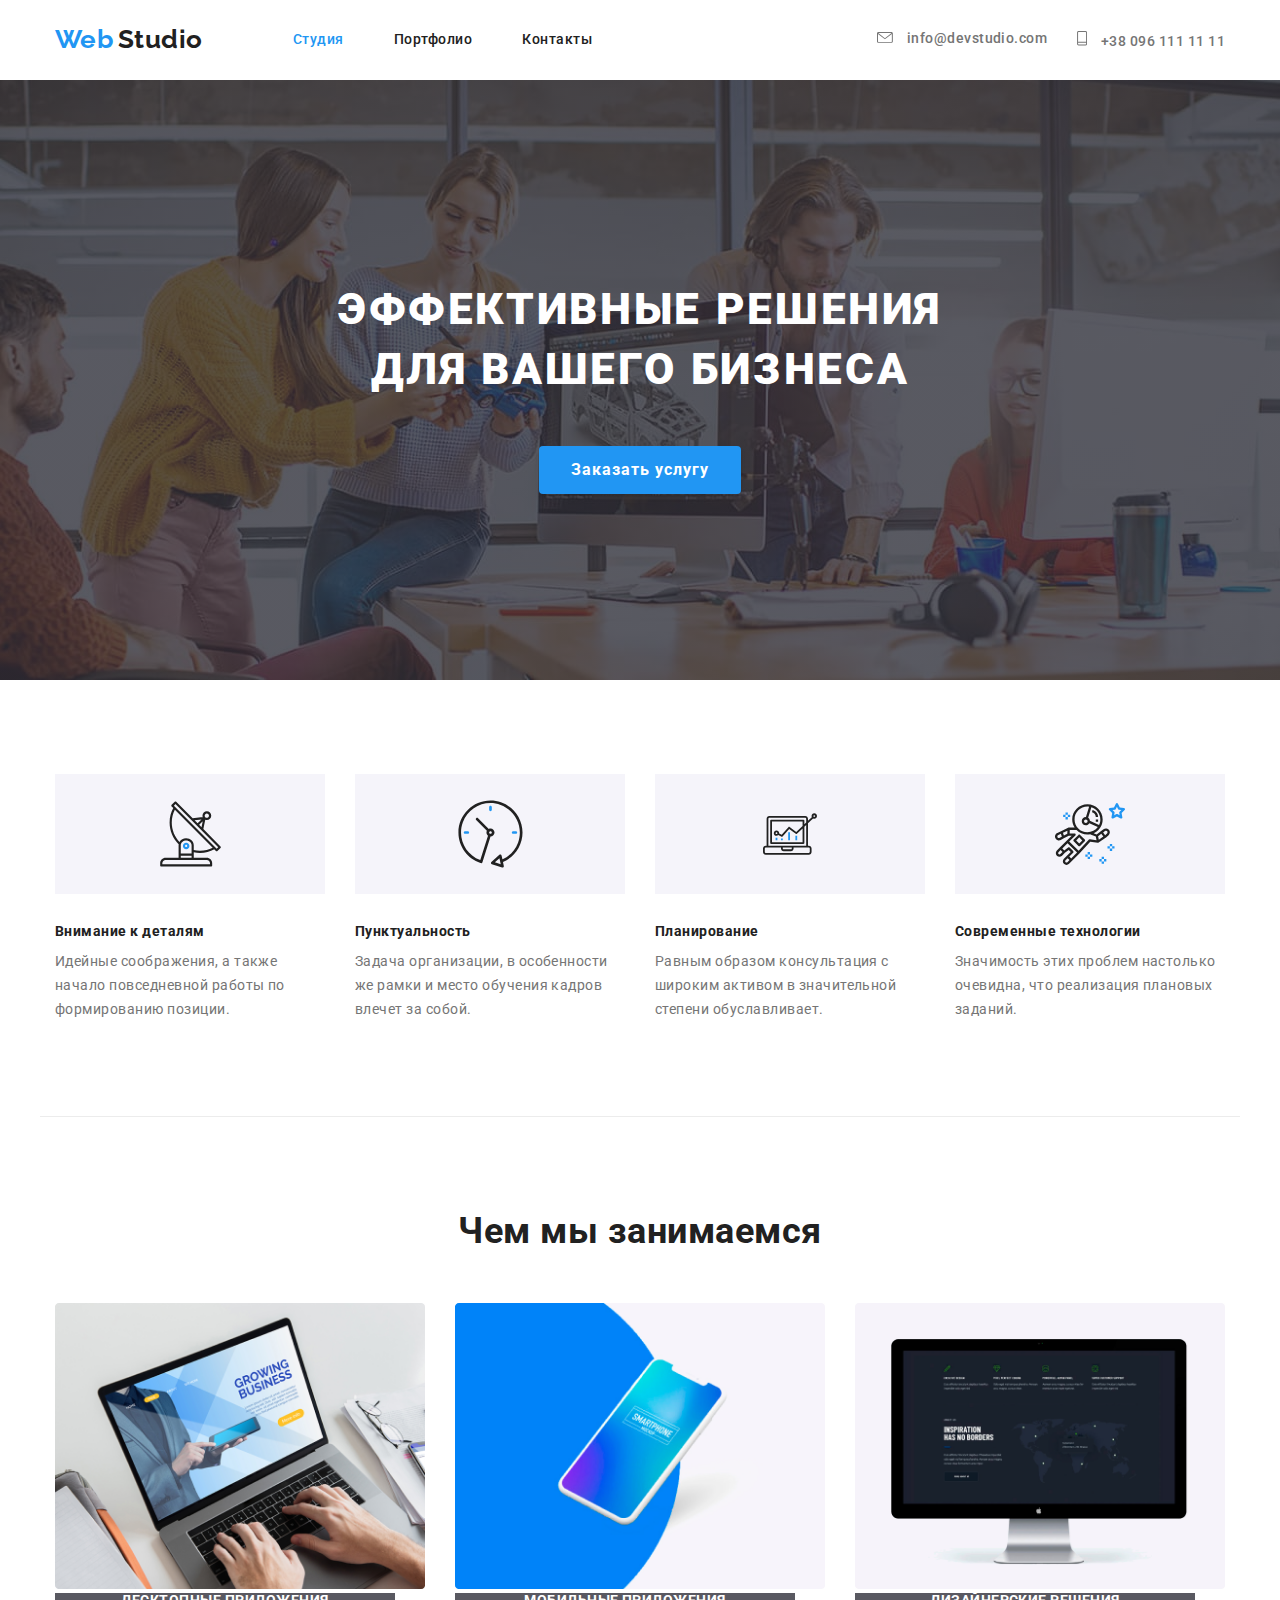
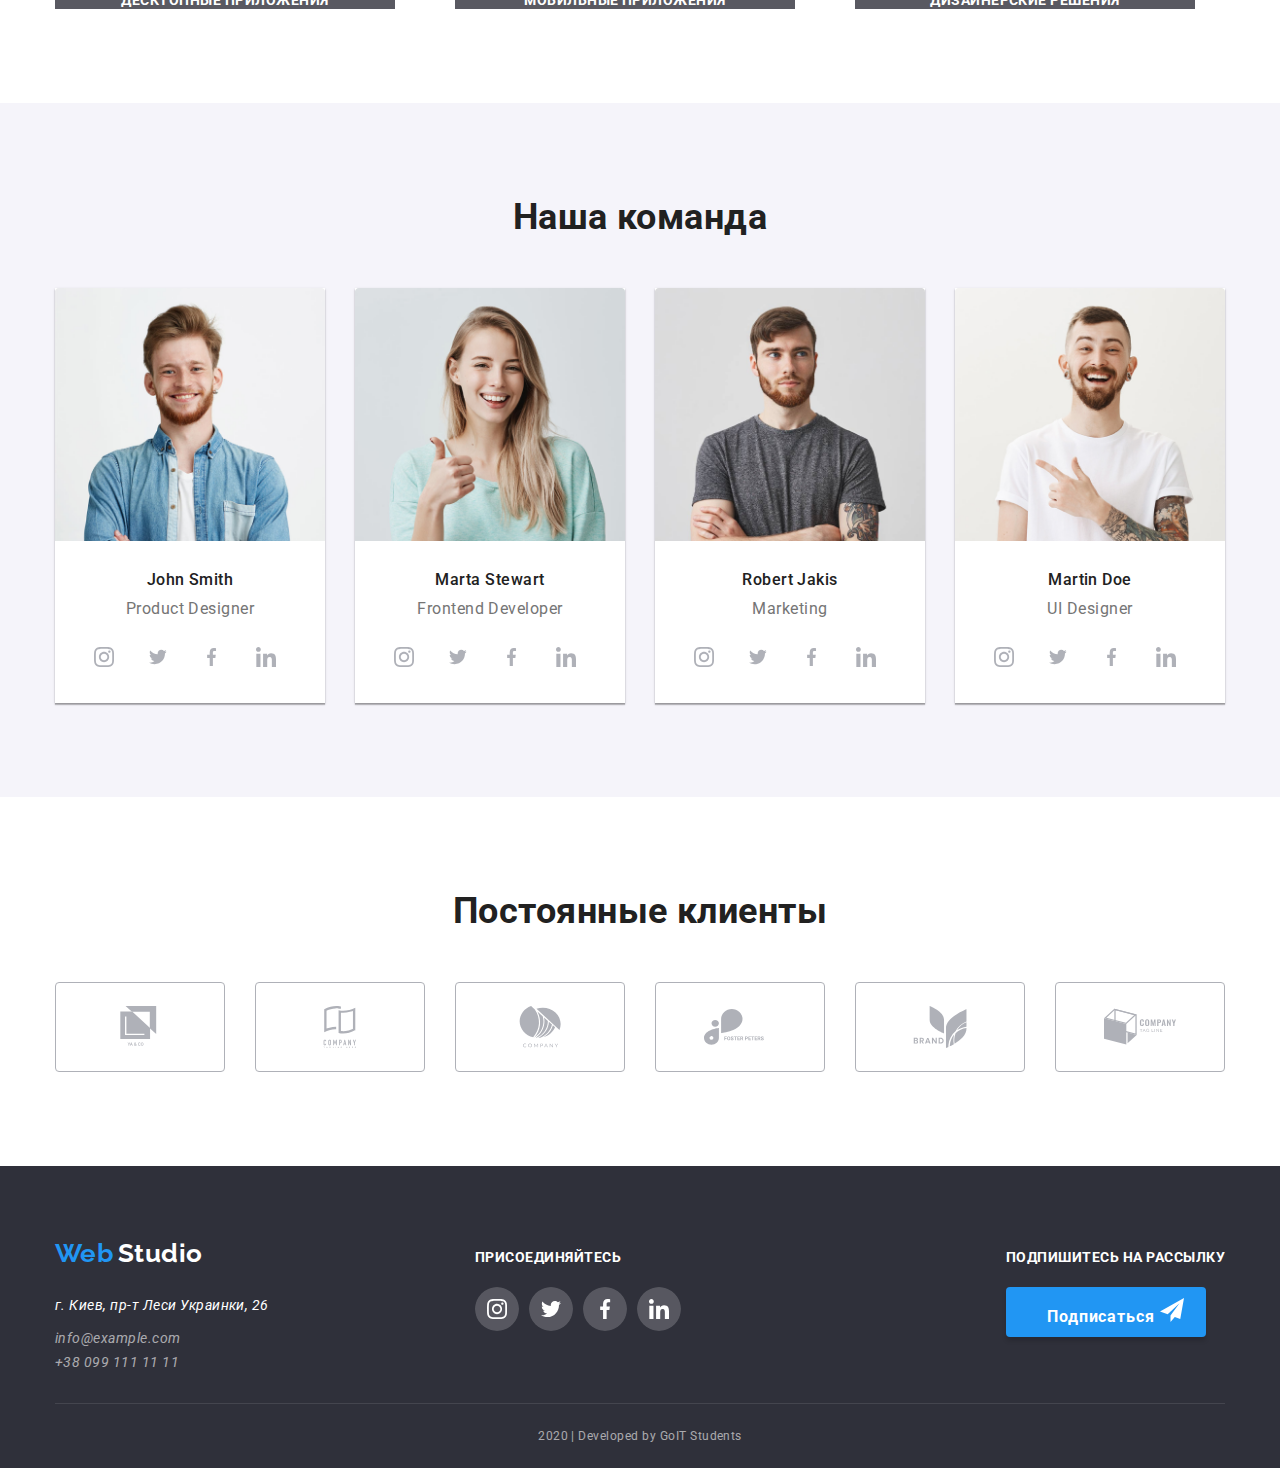
<file: index.html>
<!DOCTYPE html>
<html lang="en">
  <head>
    <meta charset="UTF-8" />
    <meta name="viewport" content="width=device-width, initial-scale=1.0" />
    <title>Document</title>
    <link
      href="https://fonts.googleapis.com/css2?family=Raleway:wght@700&family=Roboto:wght@400;500;700;900&display=swap"
      rel="stylesheet"
    />
    <link rel="stylesheet" href="./css/styles.css" />
    <link rel="stylesheet" href="./image/symbol-defs.svg" />
  </head>

  <body>
    <!-- шапка сайта -->
    <header class="bgc">
      <div class="header-container">
        <nav class="main-nav-container">
          <a class="main-logo" href="./index.html">
            <span class="logo">Web</span>
            <span class="logoblack">Studio</span>
          </a>

          <ul class="site-nav list">
            <li class="item"><a href="" class="link current">Студия</a></li>
            <li class="item">
              <a href="./portfolio.html" class="link">Портфолио</a>
            </li>
            <li class="item"><a href="" class="link">Контакты</a></li>
          </ul>
          <ul class="contact-nav list">
            <li class="item">
              <div class="mail">
                <a href="mailto:info@devstudio.com" class="link">
                  <svg class="social-icon-m">
                    <use href="./image/symbol-defs.svg#icon"></use>
                  </svg>

                  info@devstudio.com
                </a>
              </div>
            </li>

            <li class="item">
              <div class="mail">
                <a class="link" href="tel:+380961111111">
                  <svg class="social-icon">
                    <use href="./image/symbol-defs.svg#mobileicon"></use>
                  </svg>

                  +38 096 111 11 11
                </a>
              </div>
            </li>
          </ul>
        </nav>
      </div>
    </header>
    <main>
      <!--Главный заголовок -->

      <section class="overlay">
        <div class="hero">
          <h1 class="hero-title">
            эффективные решения<br />
            для вашего бизнеса
          </h1>
          <a href="" class="hero-button">Заказать услугу</a>
        </div>
      </section>

      <!-- функции -->
      <section class="options-section">
        <ul class="options list">
          <li class="options-item">
            <div class="svg-bgc">
              <svg class="svg-icon">
                <use href="./image/symbol-defs.svg#antenna"></use>
              </svg>
            </div>

            <h2 class="section-text-title">Внимание к деталям</h2>
            <p class="text-title">
              Идейные соображения, а также начало повседневной работы по
              формированию позиции.
            </p>
          </li>
          <li class="options-item">
            <div class="svg-bgc">
              <svg class="svg-clock">
                <use href="./image/symbol-defs.svg#clock"></use>
              </svg>
            </div>
            <h2 class="section-text-title">Пунктуальность</h2>
            <p class="text-title">
              Задача организации, в особенности же рамки и место обучения кадров
              влечет за собой.
            </p>
          </li>
          <li class="options-item">
            <div class="svg-bgc">
              <svg class="svg-diagram">
                <use href="./image/symbol-defs.svg#diagram"></use>
              </svg>
            </div>
            <h2 class="section-text-title">Планирование</h2>
            <p class="text-title">
              Равным образом консультация с широким активом в значительной
              степени обуславливает.
            </p>
          </li>
          <li class="options-item">
            <div class="svg-bgc">
              <svg class="svg-cosmonaut">
                <use href="./image/symbol-defs.svg#cosmonaut"></use>
              </svg>
            </div>
            <h2 class="section-text-title">Современные технологии</h2>
            <p class="text-title">
              Значимость этих проблем настолько очевидна, что реализация
              плановых заданий.
            </p>
          </li>
        </ul>
      </section>
      <!-- Чем мы занимаемся -->
      <section class="works-section">
        <h3 class="section-title">Чем мы занимаемся</h3>
        <ul class="app-section list">
          <li class="app">
            <img
              class=""
              src="./image/dekstop.png"
              alt="computer"
              width="370"
            />
            <h4 class="our-works">Десктопные приложения</h4>
          </li>
          <li class="app">
            <img src="./image/mobilebox.png" alt="mobile" width="370" />
            <h4 class="our-works">Мобильные приложения</h4>
          </li>
          <li class="app">
            <img src="./image/computer.png" alt="computer" width="370" />
            <h4 class="our-works">Дизайнерские решения</h4>
          </li>
        </ul>
      </section>
      <!-- наша команда -->
      <section class="team-section">
        <h3 class="section-title">Наша команда</h3>
        <ul class="members list">
          <li class="worker-section">
            <img
              class="teams-photo"
              src="./image/John.png"
              alt="personalphoto"
              width="270"
            />
            <div class="worker-container">
              <h4 class="name">John Smith</h4>
              <p class="work-position">Product Designer</p>
              <ul class="social list">
                <li class="clients-social">
                  <a class="clients-link" href="">
                    <svg class="svg-clients" width="20" height="20">
                      <use href="./image/symbol-defs.svg#instagram"></use>
                    </svg>
                  </a>
                </li>
                <li class="clients-social">
                  <a class="clients-link" href=""
                    ><svg class="svg-clients" width="20" height="16">
                      <use href="./image/symbol-defs.svg#twiter"></use>
                    </svg>
                  </a>
                </li>
                <li class="clients-social">
                  <a class="clients-link" href=""
                    ><svg class="svg-clients" width="10" height="20">
                      <use href="./image/symbol-defs.svg#facebook"></use>
                    </svg>
                  </a>
                </li>
                <li class="clients-social">
                  <a class="clients-link" href=""
                    ><svg class="svg-clients" height="20" width="20">
                      <use href="./image/symbol-defs.svg#linkedin"></use>
                    </svg>
                  </a>
                </li>
              </ul>
            </div>
          </li>
          <li class="worker-section">
            <img
              class="teams-photo"
              src="./image/MArta.png"
              alt="personalphoto"
              width="270"
            />
            <div class="worker-container">
              <h4 class="name">Marta Stewart</h4>
              <p class="work-position">Frontend Developer</p>
              <ul class="social list">
                <li class="clients-social">
                  <a class="clients-link" class="clients-link" href="">
                    <svg class="svg-clients" width="20" height="20">
                      <use href="./image/symbol-defs.svg#instagram"></use>
                    </svg>
                  </a>
                </li>
                <li class="clients-social">
                  <a class="clients-link" href=""
                    ><svg class="svg-clients" width="20" height="16">
                      <use href="./image/symbol-defs.svg#twiter"></use>
                    </svg>
                  </a>
                </li>
                <li class="clients-social">
                  <a class="clients-link" href=""
                    ><svg class="svg-clients" width="10" height="20">
                      <use href="./image/symbol-defs.svg#facebook"></use>
                    </svg>
                  </a>
                </li>
                <li class="clients-social">
                  <a class="clients-link" href=""
                    ><svg class="svg-clients" height="20" width="20">
                      <use href="./image/symbol-defs.svg#linkedin"></use>
                    </svg>
                  </a>
                </li>
              </ul>
            </div>
          </li>
          <li class="worker-section">
            <img
              class="teams-photo"
              src="./image/Robert.png"
              alt="personalphoto"
              width="270"
            />
            <div class="worker-container"></div>
            <h4 class="name">Robert Jakis</h4>
            <p class="work-position">Marketing</p>
            <ul class="social list">
              <li class="clients-social">
                <a class="clients-link" href="">
                  <svg class="svg-clients" width="20" height="20">
                    <use href="./image/symbol-defs.svg#instagram"></use>
                  </svg>
                </a>
              </li>
              <li class="clients-social">
                <a class="clients-link" href=""
                  ><svg class="svg-clients" width="20" height="16">
                    <use href="./image/symbol-defs.svg#twiter"></use>
                  </svg>
                </a>
              </li>
              <li class="clients-social">
                <a class="clients-link" href=""
                  ><svg class="svg-clients" width="10" height="20">
                    <use href="./image/symbol-defs.svg#facebook"></use>
                  </svg>
                </a>
              </li>
              <li class="clients-social">
                <a class="clients-link" href=""
                  ><svg class="svg-clients" height="20" width="20">
                    <use href="./image/symbol-defs.svg#linkedin"></use>
                  </svg>
                </a>
              </li>
            </ul>
          </li>
          <li class="worker-section">
            <img
              class="teams-photo"
              src="./image/Martin.png"
              alt="personalphoto"
              width="270"
            />
            <h4 class="name">Martin Doe</h4>
            <p class="work-position">UI Designer</p>
            <ul class="social list">
              <li class="clients-social">
                <a class="clients-link" href="">
                  <svg class="svg-clients" width="20" height="20">
                    <use href="./image/symbol-defs.svg#instagram"></use>
                  </svg>
                </a>
              </li>
              <li class="clients-social">
                <a class="clients-link" href=""
                  ><svg class="svg-clients" width="20" height="16">
                    <use href="./image/symbol-defs.svg#twiter"></use>
                  </svg>
                </a>
              </li>
              <li class="clients-social">
                <a class="clients-link" href=""
                  ><svg class="svg-clients" width="10" height="20">
                    <use href="./image/symbol-defs.svg#facebook"></use>
                  </svg>
                </a>
              </li>
              <li class="clients-social">
                <a class="clients-link" href=""
                  ><svg class="svg-clients" height="20" width="20">
                    <use href="./image/symbol-defs.svg#linkedin"></use>
                  </svg>
                </a>
              </li>
            </ul>
            <div class="worker-container"></div>
          </li>
        </ul>
      </section>
      <!-- Постоянные клиенты -->
      <section class="clients-section">
        <h3 class="section-title">Постоянные клиенты</h3>
        <ul class="clients list">
          <li class="clients-logo">
            <a class="clients-logo-svg" href="">
              <svg class="clients-svg">
                <use href="./image/symbol-defs.svg#clientlogo1"></use>
              </svg>
            </a>
          </li>
          <li class="clients-logo">
            <a class="clients-logo-svg" href=""
              ><svg class="clients-svg">
                <use href="./image/symbol-defs.svg#clientlogo2"></use>
              </svg>
            </a>
          </li>
          <li class="clients-logo">
            <a class="clients-logo-svg" href=""
              ><svg class="clients-svg">
                <use href="./image/symbol-defs.svg#clientlogo3"></use>
              </svg>
            </a>
          </li>
          <li class="clients-logo">
            <a class="clients-logo-svg" href=""
              ><svg class="clients-svg">
                <use href="./image/symbol-defs.svg#logo4"></use>
              </svg>
            </a>
          </li>
          <li class="clients-logo">
            <a class="clients-logo-svg" href=""
              ><svg class="clients-svg">
                <use href="./image/symbol-defs.svg#logo-5"></use>
              </svg>
            </a>
          </li>
          <li class="clients-logo">
            <a class="clients-logo-svg" href=""
              ><svg class="clients-svg">
                <use href="./image/symbol-defs.svg#clientlogo6"></use>
              </svg>
            </a>
          </li>
        </ul>
      </section>
    </main>

    <!-- футер -->
    <footer class="footer-section">
      <div class="footer-container">
        <div class="footer-content-container">
          <div class="address-item">
            <a class="main-logo" href="./index.html">
              <span class="logo">Web</span>
              <span class="secondlogo">Studio</span>
            </a>

            <address class="address">г. Киев, пр-т Леси Украинки, 26</address>
            <address>
              <a class="phone-contact" href="mailto:info@example.com"
                >info@example.com </a
              ><br />
              <a class="mail-contact" href="tel:+380991111111"
                >+38 099 111 11 11</a
              ><br />
            </address>
          </div>
          <div class="footer-social">
            <b class="join-us">присоединяйтесь</b>
            <ul class="join list">
              <li class="footer-item">
                <a href="" aria-label="значок instagram">
                  <svg class="Ellipse-icon" height="44" width="44">
                    <use href="./image/symbol-defs.svg#Ellipse"></use>
                  </svg>
                </a>
              </li>
              <li class="footer-item">
                <svg class="Ellipse-icon" height="44" width="44">
                  <use href="./image/symbol-defs.svg#Ellipse1"></use>
                </svg>
                <a href="" aria-label="значок twitter"></a>
              </li>
              <li class="footer-item">
                <svg class="Ellipse-icon" height="44" width="44">
                  <use href="./image/symbol-defs.svg#Ellipse2"></use>
                </svg>
                <a href="" aria-label="значок facebook"></a>
              </li>
              <li class="footer-item">
                <svg class="Ellipse-icon" height="44" width="44">
                  <use href="./image/symbol-defs.svg#Ellipse3"></use>
                </svg>
                <a href="" aria-label="значок linkedin"></a>
              </li>
            </ul>
          </div>
          <div class="info-input">
            <b class="follow-us">Подпишитесь на рассылку</b>

            <!-- <p class="self-info">E-mail</p> -->

            <a href="" class="footer-button"
              >Подписаться
              <svg class="plane-svg" width="24" height="24">
                <use href="./image/symbol-defs.svg#icon-send"></use>
              </svg>
            </a>
          </div>
        </div>

        <p class="by-whom-container">2020 | Developed by GoIT Students</p>
      </div>
    </footer>
  </body>
</html>
</file>
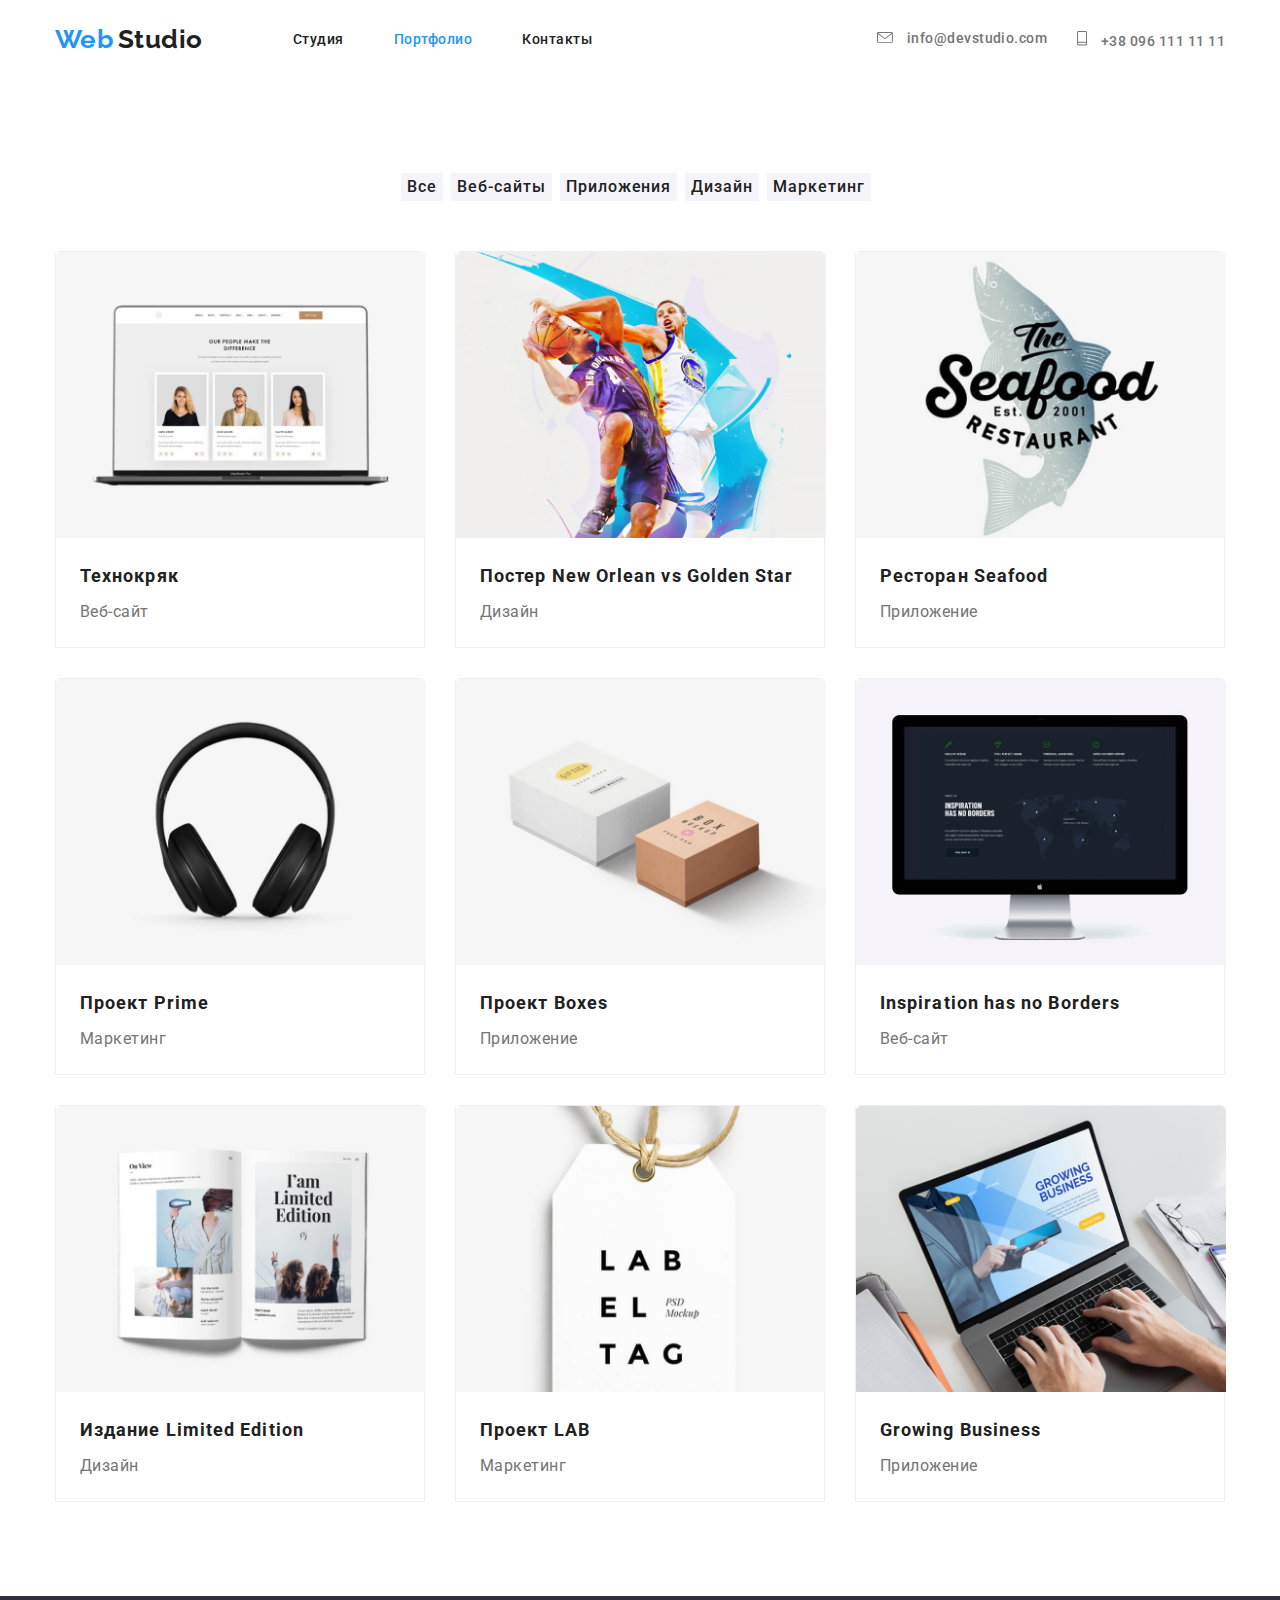
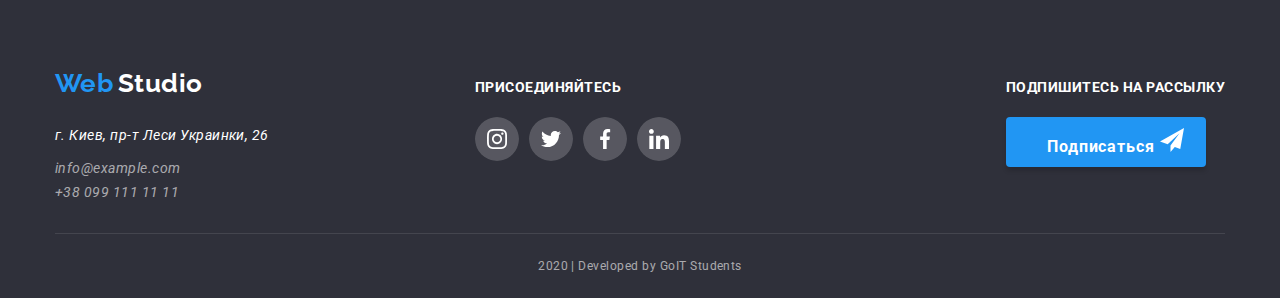
<file: portfolio.html>
<!DOCTYPE html>
<html lang="en">
  <head>
    <meta charset="UTF-8" />
    <meta name="viewport" content="width=device-width, initial-scale=1.0" />
    <title>Document</title>
   <link href="https://fonts.googleapis.com/css2?family=Raleway:wght@700&family=Roboto:wght@400;500;700;900&display=swap"
    rel="stylesheet">
    <link rel="stylesheet" href="./css/styles.css" />
  </head>
  <body>
    <!-- шапка сайта -->
    <header class="bgc">
      <div class="header-container">
      <nav class="main-nav-container">
        <a class="main-logo" href="./index.html">
           <span class="logo">Web</span>
           <span class="logoblack" >Studio</span> </a>

        <ul class="site-nav list">
          <li class="item"><a href="./index.html" class="link">Студия</a></li>
          <li class="item"><a href="./portfolio.html" class="link current">Портфолио</a></li>
          <li class="item"><a href="" class="link">Контакты</a></li>
        </ul>
        <ul  class="contact-nav list">
          <li class="item">
            <div class="mail">
            <a href="mailto:info@devstudio.com" class="link" >
               <svg class="social-icon-m">
                  <use href="./image/symbol-defs.svg#icon"></use>
                </svg>
              info@devstudio.com
            </a>
            </div>
          </li>
          <li class="item">
             <div class="mail">
            <a href="tel:+380961111111" class="link" >
               <svg class="social-icon">
                <use href="./image/symbol-defs.svg#mobileicon"></use>
              </svg>
              +38 096 111 11 11
            </a>
            </div>
          </li>
        </ul>
      </nav>
      </div>
    </header>
    <main>
      <!-- <h1>Список работ</h1> -->
    <ul class="works list">
      <li  class="potfolio-main-button"><button class="button link" type="button">Все</button></li>
      <li  class="potfolio-main-button"><button class="button link" type="button">Веб-сайты</button></li>
      <li  class="potfolio-main-button"><button class="button link" type="button">Приложения</button></li>
      <li  class="potfolio-main-button"><button class="button link" type="button">Дизайн</button></li>
      <li  class="potfolio-main-button"><button class="button link" type="button">Маркетинг</button></li>
    </ul>
    <div class="portfolio-main-container">   
    <ul class=" flex-container list">
      <li class="portfolio-item"> 
        <a class="none" href=""><img class="portfolio-icon" src="./image/first.jpg" alt="" width="370"> 
        <!-- <p class="bgc-text" >Технокряк это современная площадка распространения коронавируса.
           Компании используют эту платформу для цифрового шпионажа и атак на защищённые сервера конкурентов.</p> -->
           <div class="card-title">
        <h2  class="section-portfolio-title">Технокряк</h2>
        <p class="portfolio-text-title">Веб-сайт</p></a>
         </div>
      </li>
       <li class="portfolio-item">
         <a class="none" href=""><img class="portfolio-icon" src="./image/basketball.jpg" alt="players"width="370px" >
         <!-- <p class="bgc-text">Технокряк это современная площадка распространения коронавируса.
            Компании используют эту платформу для цифрового шпионажа и атак на защищённые сервера конкурентов.</p> -->
            <div class="card-title">
         <h2 class="section-portfolio-title">Постер New Orlean vs Golden Star</h2>
         <p class="portfolio-text-title">Дизайн</p></a>
          </div>
       </li>
        <li class="portfolio-item">
         <a class="none"href=""><img class="portfolio-icon" src="./image/restourant.jpg" alt="fish"width="370px">
         <!-- <p class="bgc-text">Технокряк это современная площадка распространения коронавируса. 
          Компании используют эту платформу для цифрового шпионажа и атак на защищённые сервера конкурентов.</p> -->
          <div class="card-title">
         <h2 class="section-portfolio-title">Ресторан Seafood</h2>
         <p class="portfolio-text-title">Приложение</p></a>
          </div>
       </li>
        <li class="portfolio-item">
         <a class="none"href=""><img class="portfolio-icon" src="./image/airphone.jpg" alt="airphone"width="370px">
         <!-- <p class="bgc-text">Технокряк это современная площадка распространения коронавируса. 
           Компании используют эту платформу для цифрового шпионажа и атак на защищённые сервера конкурентов.</p> -->
           <div class="card-title">
         <h2 class="section-portfolio-title">Проект Prime</h2>
         <p class="portfolio-text-title">Маркетинг</p></a>
          </div>
       </li>
        <li class="portfolio-item">
         <a class="none"href=""><img class="portfolio-icon" src="./image/boxes.jpg" alt="two boxes"width="370px">
         <!-- <p class="bgc-text">Технокряк это современная площадка распространения коронавируса. 
           Компании используют эту платформу для цифрового шпионажа и атак на защищённые сервера конкурентов.</p> -->
           <div class="card-title">
         <h2 class="section-portfolio-title">Проект Boxes</h2>
         <p class="portfolio-text-title">Приложение</p></a>
          </div>
       </li>
        <li class="portfolio-item">
         <a class="none"href=""><img class="portfolio-icon" src="./image/screen.jpg" alt="black screen"width="370px">
         <!-- <p class="bgc-text">Технокряк это современная площадка распространения коронавируса. 
           Компании используют эту платформу для цифрового шпионажа и атак на защищённые сервера конкурентов.</p> -->
           <div class="card-title">
         <h2 class="section-portfolio-title">Inspiration has no Borders</h2>
         <p class="portfolio-text-title">Веб-сайт</p></a>
         </div>
       </li>
        <li class="portfolio-item">
         <a class="none"href=""><img class="portfolio-icon" src="./image/magazine.jpg" alt="magazine"width="370px">
         <!-- <p class="bgc-text">Технокряк это современная площадка распространения коронавируса. 
           Компании используют эту платформу для цифрового шпионажа и атак на защищённые сервера конкурентов.</p> -->
           <div class="card-title">
         <h2 class="section-portfolio-title">Издание Limited Edition</h2>
         <p class="portfolio-text-title">Дизайн</p></a>
          </div>
       </li>
        <li class="portfolio-item">
         <a class="none"href=""><img class="portfolio-icon" src="./image/project LAB.jpg" alt="label"width="370px">
         <!-- <p class="bgc-text">Технокряк это современная площадка распространения коронавируса. 
           Компании используют эту платформу для цифрового шпионажа и атак на защищённые сервера конкурентов.</p> -->
           <div class="card-title">
         <h2 class="section-portfolio-title">Проект LAB</h2>
         <p class="portfolio-text-title">Маркетинг</p></a>
          </div>
       </li>
        <li class="portfolio-item">
         <a class="none"href=""><img class="portfolio-icon" src="./image/laptop.jpg" alt="laptop"width="370px">
         <!-- <p class="bgc-text">Технокряк это современная площадка распространения коронавируса. 
           Компании используют эту платформу для цифрового шпионажа и атак на защищённые сервера конкурентов.</p> -->
           <div class="card-title">
         <h2 class="section-portfolio-title">Growing Business</h2>
         <p class="portfolio-text-title">Приложение</p></a>
         </div>

       </li>
    </ul>

    </div>
   </main>
    
   
    <!-- футер -->
  <footer class="footer-section">
      <div class="footer-container">
        <div class="footer-content-container">
          <div class="address-item">
            <a class="main-logo" href="./index.html">
              <span class="logo">Web</span>
              <span class="secondlogo">Studio</span>
            </a>

            <address class="address">г. Киев, пр-т Леси Украинки, 26</address>
            <address>
              <a class="phone-contact" href="mailto:info@example.com"
                >info@example.com </a
              ><br />
              <a class="mail-contact" href="tel:+380991111111"
                >+38 099 111 11 11</a
              ><br />
            </address>
          </div>
          <div class="footer-social">
            <b class="join-us">присоединяйтесь</b>
            <ul class="join list">
              <li class="footer-item">
                <a href="" aria-label="значок instagram">
                  <svg class="Ellipse-icon" height="44" width="44">
                    <use href="./image/symbol-defs.svg#Ellipse"></use>
                  </svg>
                </a>
              </li>
              <li class="footer-item">
                <svg class="Ellipse-icon" height="44" width="44">
                  <use href="./image/symbol-defs.svg#Ellipse1"></use>
                </svg>
                <a href="" aria-label="значок twitter"></a>
              </li>
              <li class="footer-item">
                <svg class="Ellipse-icon" height="44" width="44">
                  <use href="./image/symbol-defs.svg#Ellipse2"></use>
                </svg>
                <a href="" aria-label="значок facebook"></a>
              </li>
              <li class="footer-item">
                <svg class="Ellipse-icon" height="44" width="44">
                  <use href="./image/symbol-defs.svg#Ellipse3"></use>
                </svg>
                <a href="" aria-label="значок linkedin"></a>
              </li>
            </ul>
          </div>
           <div class="info-input">
            <b class="follow-us">Подпишитесь на рассылку</b>

            <!-- <p class="self-info">E-mail</p> -->

            <a href="" class="footer-button"
              >Подписаться
              <svg class="plane-svg" width="24" height="24">
                <use href="./image/symbol-defs.svg#icon-send"></use>
              </svg>
            </a>
          </div>
        </div>

       

        <p class="by-whom-container">2020 | Developed by GoIT Students</p>
      </div>
    </footer>
  
    
  </body>
</html>
</file>
<file: css/styles.css>
:root {
  --primary-text-color: #212121;
  --second-text-color: #757575;
  --accent-color: #2196f3;
  --third-text-color: #ffffff;
  --footer-bgc: #2f303a;
  --footer-text: rgba(255, 255, 255, 0.6);
  --icon-bgc: #f5f4fa;
}
body {
  font-family: Roboto, sans-serif;
  background-color: var(--third-text-color);
  letter-spacing: 0.03em;
  margin: 0px;
}
/* цвет основного текста #212121*/
/* вторичный цвет текста #757575 */
/* акцент #2196F3 */
/* фон иконок #F5F4FA; */
/* фон футера #2F303A */
/* цвет значков #AFB1B8; */
/* текст футера rgba(255, 255, 255, 0.6);
 */
/* белый #FFFFFF */
/* вторичный цвет фона #F5F4FA; */
/* цвет фона шапки сайта #FFFFFF; */
html {
  box-sizing: border-box;
}

*,
*::before,
*::after {
  box-sizing: inherit;
}
.header-container {
  width: 1200px;
  padding-left: 15px;
  padding-right: 15px;
  margin-left: auto;
  margin-right: auto;
}
.bgc {
  background-color: var(--third-text-color);
  margin: 0px;
}
.main-logo {
  text-decoration: none;
  margin-top: 24px;
  margin-bottom: 25px;
  width: 153px;
  height: 31px;
}
.logo {
  color: var(--accent-color);
  font-family: Raleway;
  font-weight: bold;
  font-size: 26px;
  line-height: 1.19;
  text-decoration: none;
}
.logoblack {
  color: var(--primary-text-color);
  font-family: Raleway;
  font-weight: bold;
  font-size: 26px;
  line-height: 1.19;
  text-decoration: none;
}
.list {
  list-style: none;
  padding: 0px;
  margin: 0px;
}
/* site nav */
.site-nav {
  display: flex;
  margin-left: 85px;
}

.site-nav .item:not(:last-child) {
  margin-right: 50px;
}
.site-nav .link {
  color: var(--primary-text-color);
  font-weight: 500;
  font-size: 14px;
  line-height: 1.14;
  letter-spacing: 0.02;
  text-decoration: none;
  display: block;
  padding-top: 20px;
  padding-bottom: 20px;
}
.site-nav .link.current {
  color: var(--accent-color);
}
.site-nav .link:hover,
.site-nav .link:focus {
  color: var(--accent-color);
}
.contact-nav .link {
  color: var(--second-text-color);
  font-weight: 500;
  font-size: 14px;
  line-height: 1.14;
  text-decoration: none;
  padding-top: 20px;
  padding-bottom: 20px;
}
.mail {
  color: var(--primary-text-color);
  font-weight: 500;
  font-size: 14px;
  line-height: 1.14;
  letter-spacing: 0.02;
  text-decoration: none;
  display: block;
  padding-top: 20px;
  padding-bottom: 20px;
}
.mail:hover .link {
  fill: var(--accent-color);
}
.mail:hover .social-icon-m {
  fill: var(--accent-color);
}
.mail:hover .social-icon {
  fill: var(--accent-color);
}
.contact-nav {
  display: flex;
  margin-left: auto;
}
.contact-nav .item + .item {
  margin-left: 30px;
}
.contact-nav .link:hover,
.contact-nav .link:focus {
  color: var(--accent-color);
}
.hero {
  text-align: center;
  width: 1200px;
  height: 600px;
  margin-right: auto;
  margin-left: auto;
}
.hero-title {
  font-weight: 900;
  font-size: 44px;
  line-height: 1.36;

  letter-spacing: 0.06em;
  margin-bottom: 46px;
  margin-top: 0px;
  color: white;
  padding-top: 200px;
  text-transform: uppercase;
}
.overlay {
  max-width: 1600px;
  height: 600px;
  margin-left: auto;
  margin-right: auto;

  background-size: cover;
  background-repeat: no-repeat;
  background-position: center;
  background-image: linear-gradient(
      to right,
      rgba(47, 48, 58, 0.8),
      rgba(47, 48, 58, 0.8)
    ),
    url('../image/Hero.jpg');
}
.team-section {
  background-color: var(--icon-bgc);
  padding-top: 94px;
  padding-bottom: 94px;
}
.works-section {
  background-color: var(--third-text-color);
  padding-top: 94px;
  padding-bottom: 94px;
  width: 1200px;
  padding-left: 15px;
  padding-right: 15px;
  margin-left: auto;
  margin-right: auto;
  border-top: 1px solid #ececec;
}
.clients-section {
  background-color: var(--third-text-color);
  padding-top: 94px;
  padding-bottom: 94px;
  width: 1200px;
  padding-right: 15px;
  padding-left: 15px;
  margin-right: auto;
  margin-left: auto;
}
.clients {
  display: flex;
  justify-content: center;
}
.clients-svg {
  width: 72px;
  height: 42px;
}
.clients-logo-svg:hover .clients-svg {
  fill: var(--accent-color);
}

.clients-logo-svg {
  border: 1px solid #afb1b8;
  border-radius: 4px;
  height: 90px;
  align-items: center;
  justify-content: center;
  width: 170px;
  display: flex;
}
.clients-logo-svg:hover {
  border-color: var(--accent-color);
}
.clients-logo {
  width: calc((100% - 150px) / 6);
  margin-right: 30px;
}
.clients-logo:last-child {
  margin-right: 0px;
}

.options-section {
  background-color: var(--third-text-color);
  display: inline-block;
  padding-top: 94px;
  padding-bottom: 94px;
  width: 1200px;
  display: flex;
  margin-right: auto;
  margin-left: auto;
}
.section-title {
  color: var(--primary-text-color);
  font-weight: bold;
  font-size: 36px;
  line-height: 1.16;
  text-align: center;
  margin: 0px;
  margin-bottom: 50px;
}
.section-text-title {
  color: var(--primary-text-color);

  font-weight: bold;
  font-size: 14px;
  line-height: 1.14;
  margin-top: 0px;
  margin-bottom: 10px;
}
.teams-photo {
  margin-bottom: 30px;
  display: block;
}

.text-title {
  color: var(--second-text-color);

  font-weight: 400;
  font-size: 14px;
  line-height: 1.71;
  margin-bottom: 0px;
  margin-top: 0px;
}

.name {
  color: var(--primary-text-color);

  font-weight: 500;
  font-size: 16px;
  line-height: 1.18;
  margin-bottom: 10px;
  margin-top: 0px;
  text-align: center;
}

.work-position {
  color: var(--second-text-color);

  font-weight: 400;
  font-size: 16px;
  line-height: 1.18;
  margin-top: 0px;
  margin-bottom: 16px;
  text-align: center;
}

.button {
  color: var(--third-text-color);
  background-color: var(--accent-color);
  font-family: inherit;
  font-weight: bold;
  font-size: 16px;
  line-height: 1.8;
  letter-spacing: 0.06em;
  text-decoration: none;
  display: inline-block;
  margin-right: 8px;
  border: 0px;
}

.secondlogo {
  color: var(--third-text-color);
  font-family: Raleway;
  font-weight: bold;
  font-size: 26px;
  line-height: 1.19;
}
.footer-section {
  background-color: var(--footer-bgc);
}
.address {
  color: var(--third-text-color);
  font-weight: 400;
  font-size: 14px;
  line-height: 1.71;
  text-decoration: none;
  margin-bottom: 9px;
}
.phone-contact {
  color: var(--footer-text);
  font-weight: 400;
  font-size: 14px;
  line-height: 1.71;
  text-decoration: none;
  margin-bottom: 9px;
}
.mail-contact {
  color: var(--footer-text);
  font-weight: 400;
  font-size: 14px;
  line-height: 1.71;
  text-decoration: none;
}
.join-us {
  color: var(--third-text-color);
  font-weight: 700;
  font-size: 14px;
  line-height: 1.14;
  text-decoration: none;
  margin-bottom: 21px;
  text-transform: uppercase;
  display: flex;
}
.follow-us {
  display: block;
  margin-top: auto;
  margin-bottom: 21px;
  text-transform: uppercase;
  color: var(--third-text-color);
  font-weight: 700;
  font-size: 14px;
  line-height: 1.14;
  text-decoration: none;
}
.by-whom-container {
  color: var(--footer-text);
  font-weight: 400;
  font-size: 12px;
  line-height: 2;
  padding-top: 20px;
  padding-bottom: 20px;
  margin: 0px;
  text-align: center;
  border-top: 1px solid rgba(255, 255, 255, 0.1);
}
.self-info {
  color: var(--footer-text);
  font-weight: 400;
  font-size: 16px;
  line-height: 1.87;
  display: inline-block;
  height: 50px;
  border: 1px solid rgba(255, 255, 255, 0.3);
  box-sizing: border-box;
  box-shadow: 0px 4px 4px rgba(0, 0, 0, 0.15);
  border-radius: 4px;
  width: 358px;
  margin-left: 94px;
}
.info-input {
  display: block;
}
/* portfolio styles */
.works .link {
  background-color: var(--icon-bgc);
  color: var(--primary-text-color);

  text-align: center;
  font-weight: 500;
  font-size: 16px;
  line-height: 1.62;
}
.works {
  display: flex;
  justify-content: center;
  margin-bottom: 50px;
  margin-top: 93px;
}
.works .link:hover,
.works .link:focus {
  background-color: var(--accent-color);
}
.section-portfolio-title {
  color: var(--primary-text-color);

  font-weight: 700;
  font-size: 18px;
  line-height: 2;
  letter-spacing: 0.06em;
  margin-bottom: 4px;
  margin-top: 0px;
  background: #ffffff;
  text-decoration: none;
}
.portfolio-text-title {
  color: var(--second-text-color);
  font-weight: 400;
  font-size: 16px;
  line-height: 1.8;
  margin-block-end: 0px;
  margin-top: 0px;
  text-decoration: none;
}
.portfolio-icon {
  margin-bottom: 20px;
  display: block;
}

.bgc-text {
  color: var(--second-text-color);
  font-weight: 400;
  font-size: 18px;
  line-height: 1.55;
}
.our-works {
  font-weight: bold;
  font-size: 14px;
  line-height: 1.14;

  margin-right: 30px;
  margin-top: 0px;
  margin-bottom: 0px;
  text-align: center;
  background: rgba(47, 48, 58, 0.8);
  text-transform: uppercase;
  color: white;
  mix-blend-mode: normal;
}
.main-nav-container {
  display: flex;
  align-items: center;
}
.options {
  width: 1200px;
  padding-left: 15px;
  padding-right: 15px;
  margin-left: auto;
  margin-right: auto;
  display: flex;
  justify-content: center;
}

.options-item {
  margin-right: 30px;
}

.options-item:last-child {
  margin-right: 0px;
}

.portfolio-main-container {
  width: 1200px;
  padding-right: 15px;
  padding-left: 15px;
  margin-right: auto;
  margin-left: auto;
  padding-bottom: 94px;
}
.flex-container {
  display: flex;
  flex-wrap: wrap;
}

.portfolio-item {
  width: calc((100% - 60px) / 3);
  margin-right: 30px;
  margin-bottom: 30px;
  background-color: #fff;
  display: block;
  border-radius: 5px 5px 0px 0px;
  background: #ffffff;
  border: 1px solid #eeeeee;
  box-sizing: border-box;
  text-decoration: none;
}
.portfolio-item:hover {
  box-shadow: 1px 4px 6px rgba(0, 0, 0, 0.16), 0px 4px 4px rgba(0, 0, 0, 0.06),
    0px 1px 1px rgba(0, 0, 0, 0.12);
}
.portfolio-item:nth-child(3n) {
  margin-right: 0px;
}
.portfolio-item:nth-last-child(-n + 3) {
  margin-bottom: 0px;
}
.app-section {
  display: flex;
  justify-content: center;
}
.app {
  width: calc((100% - 60px) / 3);
  margin-right: 30px;
}
.app:nth-child(3n) {
  margin-right: 0px;
}
.footer-container {
  width: 1200px;
  padding-left: 15px;
  padding-right: 15px;
  margin-left: auto;
  margin-right: auto;
}
.footer-content-container {
  align-items: baseline;
  display: flex;
  justify-content: space-between;
  padding-top: 48px;
  padding-bottom: 28px;
}
.members {
  width: 1200px;
  padding-left: 15px;
  padding-right: 15px;
  margin-right: auto;
  margin-left: auto;
  display: flex;
  justify-content: center;
}
.worker-section:last-child {
  margin-right: 0px;
}
.worker-section {
  margin-right: 30px;
  background-color: white;
  box-shadow: 0px 2px 1px rgba(0, 0, 0, 0.2), 0px 1px 1px rgba(0, 0, 0, 0.14),
    0px 1px 3px rgba(0, 0, 0, 0.12);
}
.address-item {
  display: flex;
  flex-direction: column;
  margin-right: 69px;
}
.footer-section {
  display: block;
}

.social {
  display: flex;
  justify-content: center;
  margin-bottom: 24px;
}
.clients-social {
  justify-content: center;
  display: flex;
}
.clients-social:last-child {
  margin-right: 0px;
}
.card-title {
  padding-left: 24px;
  padding-right: 24px;
  padding-bottom: 20px;
  margin: 0px;
  text-decoration: none;
}
.address-item {
  display: flex;
  flex-direction: column;
}

.join {
  display: flex;
  justify-content: center;
  margin-right: 94px;
}
.footer-item {
  margin-right: 10px;
}
.footer-item:last-child {
  margin-right: 0px;
}
.footer-social {
  margin-right: 94px;
}
.hero-button {
  color: var(--third-text-color);
  background-color: var(--accent-color);
  font-family: inherit;
  font-weight: bold;
  font-size: 16px;
  line-height: 1.8;
  letter-spacing: 0.06em;
  text-decoration: none;
  display: inline-flex;
  box-shadow: 0px 4px 4px rgba(0, 0, 0, 0.15);
  border-radius: 4px;
  text-align: center;
  padding: 10px 32px;
  margin-bottom: 200px;
}
.none {
  text-decoration: none;
}
.footer-button {
  padding-top: 10px;
  padding-left: 29px;
  padding-bottom: 10px;
  padding-right: 10px;
  display: inline-block;
  border: 1px solid transparent;
  min-width: 200px;
  min-height: 50px;
  color: var(--third-text-color);
  background-color: var(--accent-color);
  text-decoration: none;
  font-weight: 700;
  font-size: 16px;
  line-height: 1.87;
  letter-spacing: 0.06em;
  border-radius: 4px;
  box-shadow: 0px 4px 4px rgba(0, 0, 0, 0.15);
  text-align: center;
  width: 200px;
  height: 50px;
  align-items: center;
}
.social-icon {
  margin-right: 10px;
  width: 10px;
  height: 15px;
  fill: var(--second-text-color);
}
.social-icon-m {
  fill: var(--second-text-color);
  width: 16px;
  height: 11px;
  margin-right: 10px;
}
.social-icon:hover {
  fill: var(--accent-color);
}
.social-icon-m:hover {
  fill: var(--accent-color);
}
.svg-icon {
  width: 65px;
  height: 70px;
}
.svg-diagram {
  width: 70px;
  height: 54px;
}
.svg-clock {
  width: 67px;
  height: 70px;
}
.svg-cosmonaut {
  width: 70px;
  height: 70px;
}
.svg-bgc {
  background-color: var(--icon-bgc);
  margin-bottom: 30px;
  width: 270px;
  height: 120px;
  display: flex;
  justify-content: center;
  align-items: center;
}

.Ellipse-icon {
  background-color: rgba(255, 255, 255, 0.1);
  fill: white;
  border-radius: 50%;
}
.Ellipse-icon:hover {
  background-color: var(--accent-color);
}
.mail-link:hover {
  fill: var(--accent-color);
}

.clients-svg {
  fill: #afb1b8;
}

.clients-link {
  display: flex;
  justify-content: center;
  width: 44px;
  height: 44px;
  border-radius: 50%;
  background-color: white;
  align-items: center;
  margin-right: 10px;
  fill: #afb1b8;
}
.svg-clients {
  fill: #afb1b8;
}
.clients-link:hover {
  background-color: var(--accent-color);
  fill: white;
}
.clients-link:hover .svg-clients {
  fill: white;
}
</file>
